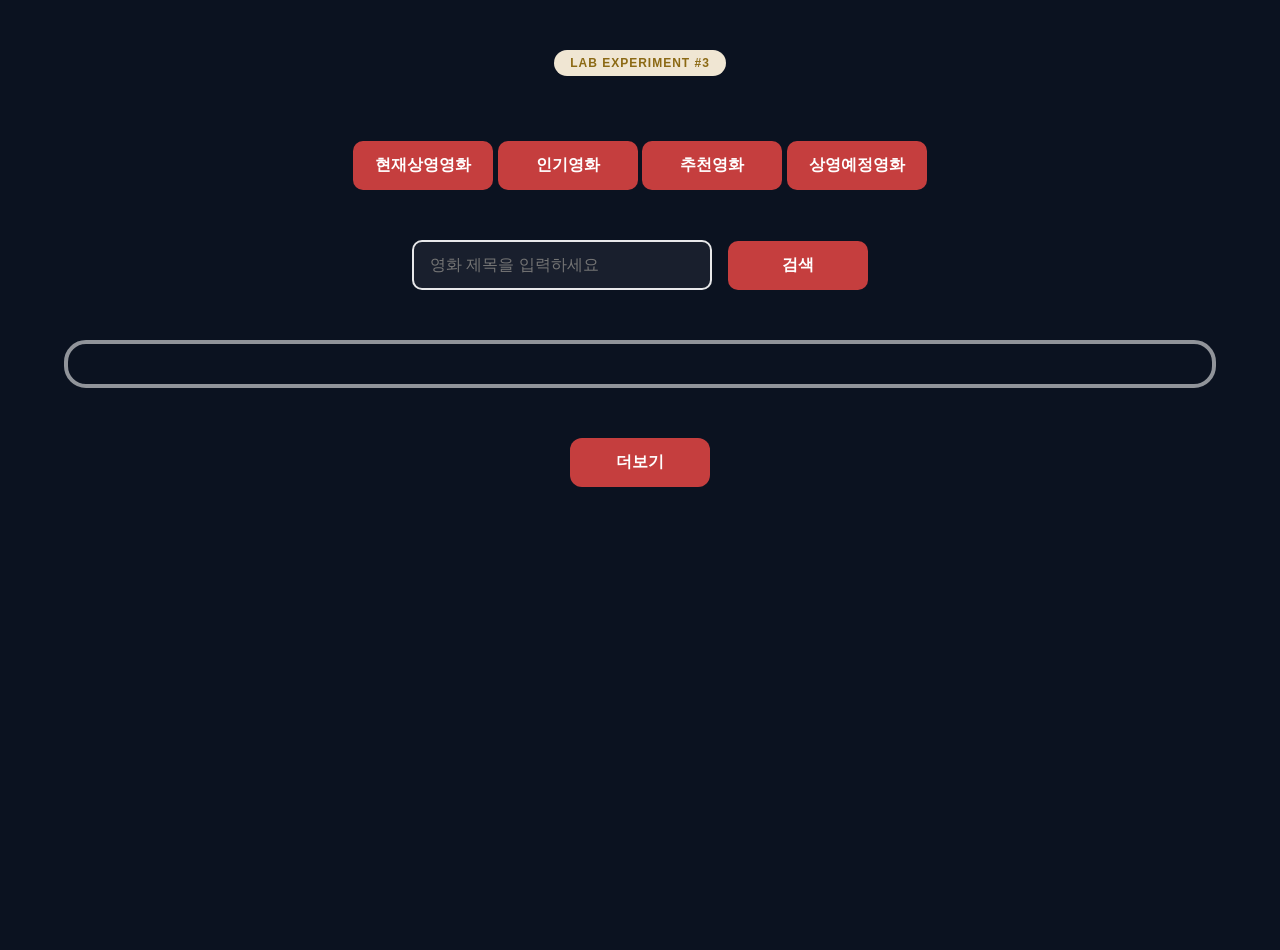
<file: movie3/index.html>
<!doctype html>
<html lang="en">

<head>
  <meta charset="UTF-8" />
  <meta name="viewport" content="width=device-width, initial-scale=1.0" />
  <title>API 활용 영화 웹사이트</title>
  <style>
    * {
      margin: 0;
      padding: 0;
      box-sizing: border-box;
    }

    body {
      min-height: 100vh;
      font-family: Arial, sans-serif;
      background: #0b1220;
      color: #f4f7ff;
    }

    .title-section {
      text-align: center;
      margin-bottom: 40px;
      margin-top: 50px;
    }

    .lab-badge {
      display: inline-block;
      background: #f0e6d3;
      color: #8b6914;
      padding: 6px 16px;
      border-radius: 20px;
      font-size: 12px;
      font-weight: 700;
      letter-spacing: 1px;
      margin-bottom: 15px;
    }

    .menu {
      text-align: center;
      margin-top: 50px;
    }

    #movieBoard {
      width: 90%;
      margin: 50px auto;
      display: flex;
      justify-content: center;
      flex-wrap: wrap;
      gap: 20px;
      border: 4px solid rgba(255, 255, 255, 0.55);
      border-radius: 22px;
      padding: 20px;
    }

    button {
      min-width: 140px;
      padding: 14px 20px;
      border: none;
      border-radius: 10px;
      background: #c53e3e;
      color: white;
      font-size: 1rem;
      font-weight: 600;
      cursor: pointer;
      transition:
        transform 0.2s ease,
        background 0.2s ease,
        color 0.2s ease,
        box-shadow 0.2s ease;
    }

    button:hover {
      transform: translateY(-2px);
      background: #000;
      color: #fff;
      box-shadow: 0 14px 25px rgba(255, 255, 255, 0.18);
    }

    input#searchInput {
      width: 300px;
      max-width: 90vw;
      padding: 14px 16px;
      margin-right: 12px;
      border: 2px solid rgba(255, 255, 255, 0.9);
      border-radius: 10px;
      background: rgba(255, 255, 255, 0.06);
      color: #f4f7ff;
      font-size: 1rem;
      outline: none;
      transition:
        border-color 0.2s ease,
        background 0.2s ease;
    }

    input#searchInput:focus {
      border-color: #ffffff;
      background: rgba(255, 255, 255, 0.12);
    }

    #movieBoard .card {
      width: calc((100% - 60px) / 4);
      text-align: center;
      border-radius: 18px;
      overflow: hidden;
      background: rgba(255, 255, 255, 0.04);
      border: 2px solid transparent;
      transition:
        transform 0.25s ease,
        border-color 0.25s ease,
        box-shadow 0.25s ease;
      box-shadow: 0 18px 35px rgba(0, 0, 0, 0.14);
    }

    #movieBoard .card:hover {
      transform: scale(1.04);
      border-color: rgba(255, 255, 255, 0.9);
      box-shadow: 0 26px 60px rgba(0, 0, 0, 0.25);
    }

    .imgBox {
      position: relative;
      width: 100%;
      height: 400px;
      overflow: hidden;
    }

    img {
      width: 100%;
      height: 100%;
      object-fit: cover;
      display: block;
      transition: transform 0.35s ease;
    }

    .card:hover img {
      transform: scale(1.06);
    }

    .overview {
      position: absolute;
      top: 0;
      left: 0;
      width: 100%;
      height: 100%;
      padding: 20px;
      color: #fff;
      font-size: 0.9rem;
      text-align: left;
      line-height: 1.5;
      opacity: 0;
      overflow-y: auto;
      align-items: center;
    }

    .avg {
      position: absolute;
      bottom: 10px;
      width: 20%;
      text-align: center;
      background: rgba(255, 255, 255, 0.5);
      color: #333;
      padding: 5px;
      font-size: 0.8rem;
      opacity: 0;
    }

    .avg span {
      color: red;
    }

    .card:hover .overview,
    .card:hover .avg {
      opacity: 1;
    }

    h2 {
      font-weight: normal;
      font-size: 0.8rem;
      white-space: nowrap;
    }

    .search {
      margin-top: 50px;
      text-align: center;
    }

    #more {
      display: block;
      margin: 40px auto 70px;
      padding: 14px 26px;
      border-radius: 12px;
      background: #c53e3e;
      color: white;
      font-size: 1rem;
      font-weight: 700;
      border: none;
      cursor: pointer;
      transition:
        transform 0.2s ease,
        background 0.2s ease,
        box-shadow 0.2s ease;
    }

    #more:hover {
      transform: translateY(-2px);
      background: #000;
      color: #fff;
      box-shadow: 0 14px 25px rgba(255, 255, 255, 0.18);
    }

    /* 반응형 미디어 쿼리: 모바일 화면 (768px 이하) */
    @media (max-width: 768px) {

      /* 모바일에서는 카드 1개가 한 줄 전체(100%)를 차지하도록 설정 */
      #movieBoard .card {
        width: 100%;
      }

      /* 이미지 높이가 400px 고정일 경우 포스터 비율에 맞춰 반응하도록 조정 */
      .imgBox {
        height: auto;
        aspect-ratio: 2 / 3;
        /* 영화 포스터 표준 비율 (원하실 경우 지정) */
      }
    }
  </style>
</head>

<body>
  <div class="title-section">
    <span class="lab-badge">LAB EXPERIMENT #3</span>
  </div>
  <div class="menu">
    <button onclick="movie('now_playing')">현재상영영화</button>
    <button onclick="movie('popular')">인기영화</button>
    <button onclick="movie('top_rated')">추천영화</button>
    <button onclick="movie('upcoming')">상영예정영화</button>
  </div>

  <div class="search">
    <input id="searchInput" placeholder="영화 제목을 입력하세요" />
    <button id="searchBtn">검색</button>
  </div>

  <div id="movieBoard"></div>
  <button id="more">더보기</button>
  <script src="custom.js"></script>
</body>

</html>
<!-- 
검색 더보기 추가하기
-->
</file>
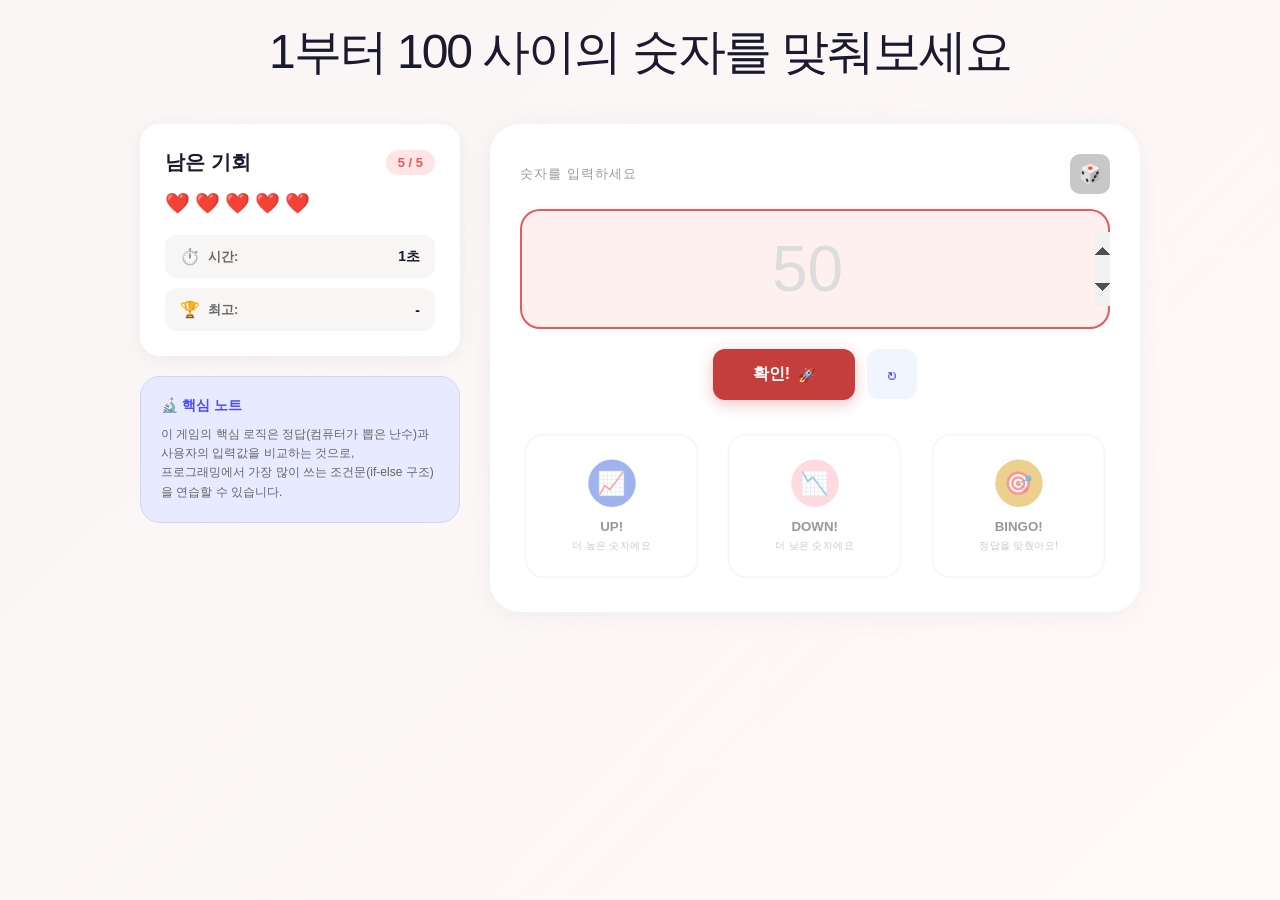
<file: 숫자게임만들기2/index.html>
<!doctype html>
<html lang="ko">

<head>
  <meta charset="UTF-8" />
  <meta name="viewport" content="width=device-width, initial-scale=1.0" />
  <title>숫자맞추기게임2</title>
  <link rel="stylesheet" href="style.css" />
</head>

<body>
  <div class="container">
    <main class="main-content">
      <!-- Title Section -->
      <div class="title-section">
        <h1 class="main-title">1부터 100 사이의 숫자를 맞춰보세요</h1>
      </div>

      <!-- Game Area -->
      <div class="game-area">
        <!-- Left Panel -->
        <div class="left-panel">
          <!-- Remaining Chances -->
          <div class="chances-box">
            <div class="chances-header">
              <span class="chances-label">남은 기회</span>
              <span class="chances-count" id="chance-display">5 / 5</span>
            </div>
            <div class="hearts" id="hearts">
              <span class="heart">❤️</span>
              <span class="heart">❤️</span>
              <span class="heart">❤️</span>
              <span class="heart">❤️</span>
              <span class="heart">❤️</span>
            </div>
            <div class="stats">
              <div class="stat-item">
                <span class="stat-icon">⏱️</span>
                <span class="stat-label">시간:</span>
                <span class="stat-value" id="timer">-</span>
              </div>
              <div class="stat-item">
                <span class="stat-icon">🏆</span>
                <span class="stat-label">최고:</span>
                <span class="stat-value" id="best-score">-</span>
              </div>
            </div>
          </div>

          <!-- Research Note -->
          <div class="research-note">
            <h4>🔬 핵심 노트</h4>
            <p>
              이 게임의 핵심 로직은 정답(컴퓨터가 뽑은 난수)과 사용자의 입력값을 비교하는 것으로, 프로그래밍에서 가장 많이 쓰는 조건문(if-else 구조)을 연습할 수 있습니다.
            </p>
          </div>
        </div>

        <!-- Right Panel - Game Input -->
        <div class="right-panel">
          <div class="input-section">
            <div class="input-header">
              <span class="input-label">숫자를 입력하세요</span>
              <button class="calc-btn" id="calc-btn" title="랜덤 숫자 추천">
                🎲
              </button>
            </div>
            <div class="input-box">
              <input type="number" id="user-input" placeholder="50" min="1" max="100" />
            </div>
            <div class="input-buttons">
              <button class="confirm-btn" id="play-btn">
                <span>확인!</span>
                <span class="rocket">🚀</span>
              </button>
              <button class="reset-btn" id="reset-btn">↻</button>
            </div>
          </div>

          <!-- Result Cards -->
          <div class="result-cards">
            <div class="card up-card" id="up-card">
              <div class="card-icon">📈</div>
              <div class="card-title">UP!</div>
              <div class="card-desc">더 높은 숫자에요</div>
            </div>
            <div class="card down-card" id="down-card">
              <div class="card-icon">📉</div>
              <div class="card-title">DOWN!</div>
              <div class="card-desc">더 낮은 숫자에요</div>
            </div>
            <div class="card bingo-card" id="bingo-card">
              <div class="card-icon">🎯</div>
              <div class="card-title">BINGO!</div>
              <div class="card-desc">정답을 맞췄어요!</div>
            </div>
          </div>
        </div>
      </div>

      <!-- Message Display -->
      <div class="message-display" id="message-display"></div>

      <!-- Game Over Modal -->
      <div class="modal-overlay" id="gameover-modal">
        <div class="modal">
          <div class="modal-icon">💀</div>
          <h2 class="modal-title">GAME OVER</h2>
          <p class="modal-text">남은 기회를 모두 사용했습니다.</p>
          <p class="modal-answer">
            정답은 <span id="answer-reveal">0</span>이었습니다.
          </p>
          <button class="modal-btn" id="modal-restart">다시 시작</button>
        </div>
      </div>

      <!-- Bingo Modal -->
      <div class="modal-overlay" id="bingo-modal">
        <div class="modal bingo-modal-content">
          <div class="modal-icon">🎉</div>
          <h2 class="modal-title">BINGO!</h2>
          <p class="modal-text">축하합니다! 숫자를 맞췄습니다!</p>
          <p class="modal-stats">
            시도 횟수: <span id="attempts-count">0</span>회
          </p>
          <p class="modal-stats">
            소요 시간: <span id="time-taken">0</span>초
          </p>
          <button class="modal-btn bingo-btn" id="bingo-restart">
            다시 시작
          </button>
        </div>
      </div>
    </main>
  </div>

  <script src="custom.js"></script>
</body>

</html>
<!-- 

1. html요소 가지고 오기
    result, chance, user, play, reset
2. random 수 만들기(1~100까지의 수)
  rando()함수안에 만들기
3. play라는 함수를 만들어서 사용자가 입력한 값을 가지고 옴 
4. 시작버튼 클릭했을때 play함수 호출
5. play 함수 안에 입력받은 수량 컴퓨터 수 비교해서 up, down, bingo, 숫자를 입력하세요
6. up, down, bingo에 해당하는 이미지 변경시킴
7. 1보다 작고 100보다 크면 1부터 100까지의 숫자를 입력하세요 메시지 나오게 함
8. chance를 1씩 감소시키고 남은찬스 몇개라고 출력
    chance가 1보다 작으면 시작버튼 비활성화
    chance 자리에 gameover라는 글자 출력
    input도 비활성화
9. user를 focus하면 기존 숫자 삭제
10. 숫자 입력하고 키보드 enter를 누르면 play() 함수로 가게함
    onkeypress="if (event.keyCode == 13) { play(); }"
    event.keyCode == 13: 컴퓨터는 키보드 버튼마다 번호를 매겨놨어요. 그중 13번이 바로 '엔터(Enter)' 키입니다. 즉, "방금 누른 게 엔터키니?"라고 물어보는 거예요.
    play();: 만약 엔터키가 맞다면, 우리가 만들어둔 play 함수(게임을 시작하는 기능)를 실행하라는 뜻이죠.


-->
</file>
<file: 숫자게임만들기2/style.css>
/* Reset & Base */
* {
  margin: 0;
  padding: 0;
  box-sizing: border-box;
}

body {
  font-family: 'Segoe UI', 'Apple SD Gothic Neo', 'Noto Sans KR', sans-serif;
  background: linear-gradient(135deg, #faf5f5 0%, #fff9f9 100%);
  min-height: 100vh;
  color: #333;
}

.container {
  max-width: 1200px;
  margin: 0 auto;
  padding: 20px;
}

/* Title Section */
.title-section {
  text-align: center;
  margin-bottom: 40px;
}

.lab-badge {
  display: inline-block;
  background: #f0e6d3;
  color: #8b6914;
  padding: 6px 16px;
  border-radius: 20px;
  font-size: 12px;
  font-weight: 700;
  letter-spacing: 1px;
  margin-bottom: 15px;
}

.main-title {
  font-size: 48px;
  font-weight: 300;
  color: #1a1a2e;
  margin-bottom: 10px;
  letter-spacing: -2px;
  word-break: keep-all;
  overflow-wrap: break-word;
}

.subtitle {
  color: #888;
  font-size: 15px;
}

/* Game Area */
.game-area {
  display: grid;
  grid-template-columns: 320px 1fr;
  gap: 30px;
  max-width: 1000px;
  margin: 0 auto;
}

/* Left Panel */
.left-panel {
  display: flex;
  flex-direction: column;
  gap: 20px;
}

.chances-box {
  background: white;
  border-radius: 20px;
  padding: 25px;
  box-shadow: 0 4px 20px rgba(0, 0, 0, 0.05);
}

.chances-header {
  display: flex;
  justify-content: space-between;
  align-items: center;
  margin-bottom: 15px;
}

.chances-label {
  font-size: 20px;
  font-weight: 600;
  color: #1a1a2e;
}

.chances-count {
  background: #ffe5e5;
  color: #e85a5a;
  padding: 5px 12px;
  border-radius: 15px;
  font-size: 13px;
  font-weight: 700;
}

.hearts {
  display: flex;
  gap: 5px;
  margin-bottom: 20px;
}

.heart {
  font-size: 20px;
  transition: opacity 0.3s, transform 0.3s;
}

.heart.lost {
  opacity: 0.3;
  transform: scale(0.8);
}

.stats {
  display: flex;
  flex-direction: column;
  gap: 10px;
}

.stat-item {
  display: flex;
  align-items: center;
  gap: 8px;
  background: #f8f5f5;
  padding: 12px 15px;
  border-radius: 12px;
}

.stat-icon {
  font-size: 16px;
}

.stat-label {
  font-size: 13px;
  color: #666;
  font-weight: 600;
}

.stat-value {
  font-size: 14px;
  color: #1a1a2e;
  font-weight: 700;
  margin-left: auto;
}

/* Research Note */
.research-note {
  background: #e8eaff;
  border-radius: 20px;
  padding: 20px;
  border: 1px solid #d0d4ff;
  word-break: keep-all;
  /* 길이가 긴 영문 단어나 URL이 상자를 뚫고 나가는 것을 방지 */
  overflow-wrap: break-word;
}

.research-note h4 {
  font-size: 14px;
  color: #4a4aff;
  margin-bottom: 10px;
}

.research-note p {
  font-size: 12px;
  color: #666;
  line-height: 1.6;
}

/* Right Panel */
.right-panel {
  background: white;
  border-radius: 30px;
  padding: 30px;
  box-shadow: 0 4px 30px rgba(0, 0, 0, 0.05);
}

.input-section {
  position: relative;
  margin-bottom: 30px;
}

.input-header {
  display: flex;
  justify-content: space-between;
  align-items: center;
  margin-bottom: 15px;
}

.input-label {
  font-size: 13px;
  color: #999;
  letter-spacing: 1px;
}

.calc-btn {
  background: #c8c8c8;
  color: white;
  border: none;
  width: 40px;
  height: 40px;
  border-radius: 10px;
  font-size: 18px;
  cursor: pointer;
  transition: all 0.3s;
}

.calc-btn:hover {
  background: #a8a8a8;
  transform: scale(1.05);
}

.input-box {
  margin-bottom: 20px;
}

.input-box input {
  width: 100%;
  height: 120px;
  font-size: 64px;
  text-align: center;
  border: none;
  background: #f5f0f0;
  border-radius: 20px;
  color: #1a1a2e;
  font-weight: 300;
  outline: none;
  transition: all 0.3s;
}

.input-box input:focus {
  background: #fff0f0;
  box-shadow: inset 0 0 0 2px #e85a5a;
}

.input-box input::placeholder {
  color: #ddd;
}

.input-buttons {
  display: flex;
  gap: 12px;
  justify-content: center;
}

.confirm-btn {
  background: #c53e3e;
  color: white;
  border: none;
  padding: 15px 40px;
  border-radius: 12px;
  font-size: 16px;
  font-weight: 600;
  cursor: pointer;
  display: flex;
  align-items: center;
  gap: 8px;
  transition: all 0.3s;
  box-shadow: 0 4px 15px rgba(197, 62, 62, 0.3);
}

.confirm-btn:hover {
  background: #a83030;
  transform: translateY(-2px);
  box-shadow: 0 6px 20px rgba(197, 62, 62, 0.4);
}

.confirm-btn:active {
  transform: translateY(0);
}

.rocket {
  font-size: 14px;
}

.reset-btn {
  background: #f0f5ff;
  color: #4a4aff;
  border: none;
  width: 50px;
  height: 50px;
  border-radius: 12px;
  font-size: 20px;
  cursor: pointer;
  transition: all 0.3s;
}

.reset-btn:hover {
  background: #e0e8ff;
  transform: rotate(180deg);
}

/* Result Cards */
.result-cards {
  display: grid;
  grid-template-columns: repeat(3, 1fr);
  gap: 20px;
  margin-top: 30px;
}

.card {
  background: white;
  border-radius: 20px;
  padding: 25px 15px;
  text-align: center;
  border: 2px solid #f0f0f0;
  transition: all 0.4s cubic-bezier(0.4, 0, 0.2, 1);
  opacity: 0.5;
  transform: scale(0.95);
}

.card.active {
  opacity: 1;
  transform: scale(1.05);
}

.card.up-card.active {
  background: #eef4ff;
  border-color: #4169e1;
  box-shadow: 0 10px 30px rgba(65, 105, 225, 0.2);
}

.card.down-card.active {
  background: #fff0f5;
  border-color: #ffb6c1;
  box-shadow: 0 10px 30px rgba(255, 182, 193, 0.2);
}

.card.bingo-card.active {
  background: #fff8dc;
  border-color: #daa520;
  box-shadow: 0 10px 30px rgba(218, 165, 32, 0.3);
  animation: pulse 1s infinite;
}

@keyframes pulse {

  0%,
  100% {
    transform: scale(1.05);
  }

  50% {
    transform: scale(1.1);
  }
}

.card-icon {
  width: 50px;
  height: 50px;
  border-radius: 50%;
  display: flex;
  align-items: center;
  justify-content: center;
  margin: 0 auto 12px;
  font-size: 24px;
  background: #f5f5f5;
  transition: all 0.3s;
}

.up-card .card-icon {
  background: #4169e1;
}

.down-card .card-icon {
  background: #ffb6c1;
}

.bingo-card .card-icon {
  background: #daa520;
}

.card-title {
  font-size: 14px;
  font-weight: 700;
  color: #333;
  margin-bottom: 5px;
}

.card-desc {
  font-size: 11px;
  color: #999;
}

/* Message Display */
.message-display {
  position: fixed;
  top: 50%;
  left: 50%;
  transform: translate(-50%, -50%);
  z-index: 1000;
  pointer-events: none;
}

.message {
  background: rgba(0, 0, 0, 0.85);
  color: white;
  padding: 20px 40px;
  border-radius: 15px;
  font-size: 18px;
  font-weight: 600;
  animation: messagePop 0.5s ease-out forwards;
  white-space: nowrap;
}

.message.error {
  background: rgba(232, 90, 90, 0.9);
}

.message.success {
  background: rgba(40, 167, 69, 0.9);
}

@keyframes messagePop {
  0% {
    opacity: 0;
    transform: scale(0.5) translateY(20px);
  }

  50% {
    transform: scale(1.1) translateY(-10px);
  }

  100% {
    opacity: 1;
    transform: scale(1) translateY(0);
  }
}

/* Modals */
.modal-overlay {
  position: fixed;
  top: 0;
  left: 0;
  width: 100%;
  height: 100%;
  background: rgba(0, 0, 0, 0.6);
  display: none;
  align-items: center;
  justify-content: center;
  z-index: 2000;
  backdrop-filter: blur(5px);
}

.modal-overlay.show {
  display: flex;
  animation: fadeIn 0.3s;
}

@keyframes fadeIn {
  from {
    opacity: 0;
  }

  to {
    opacity: 1;
  }
}

.modal {
  background: white;
  border-radius: 30px;
  padding: 50px;
  text-align: center;
  max-width: 400px;
  animation: modalPop 0.4s cubic-bezier(0.4, 0, 0.2, 1);
}

@keyframes modalPop {
  0% {
    opacity: 0;
    transform: scale(0.8) translateY(30px);
  }

  100% {
    opacity: 1;
    transform: scale(1) translateY(0);
  }
}

.modal-icon {
  font-size: 60px;
  margin-bottom: 20px;
}

.modal-title {
  font-size: 32px;
  font-weight: 800;
  color: #1a1a2e;
  margin-bottom: 15px;
}

.modal-text {
  color: #666;
  font-size: 16px;
  margin-bottom: 10px;
}

.modal-answer {
  font-size: 20px;
  color: #e85a5a;
  font-weight: 700;
  margin: 20px 0;
}

.modal-stats {
  color: #888;
  font-size: 14px;
  margin: 8px 0;
}

.modal-stats span {
  color: #4169e1;
  font-weight: 700;
}

.modal-btn {
  background: #1a1a2e;
  color: white;
  border: none;
  padding: 15px 40px;
  border-radius: 25px;
  font-size: 16px;
  font-weight: 600;
  cursor: pointer;
  margin-top: 25px;
  transition: all 0.3s;
}

.modal-btn:hover {
  background: #333;
  transform: translateY(-2px);
  box-shadow: 0 5px 20px rgba(0, 0, 0, 0.2);
}

.modal-btn.bingo-btn {
  background: linear-gradient(135deg, #daa520, #ff8c00);
}

/* Responsive */
@media (max-width: 768px) {
  .game-area {
    grid-template-columns: 1fr;
  }

  .main-title {
    font-size: 32px;
  }

  .result-cards {
    grid-template-columns: 1fr;
  }

  .input-box input {
    height: 100px;
    font-size: 48px;
  }
}
</file>
